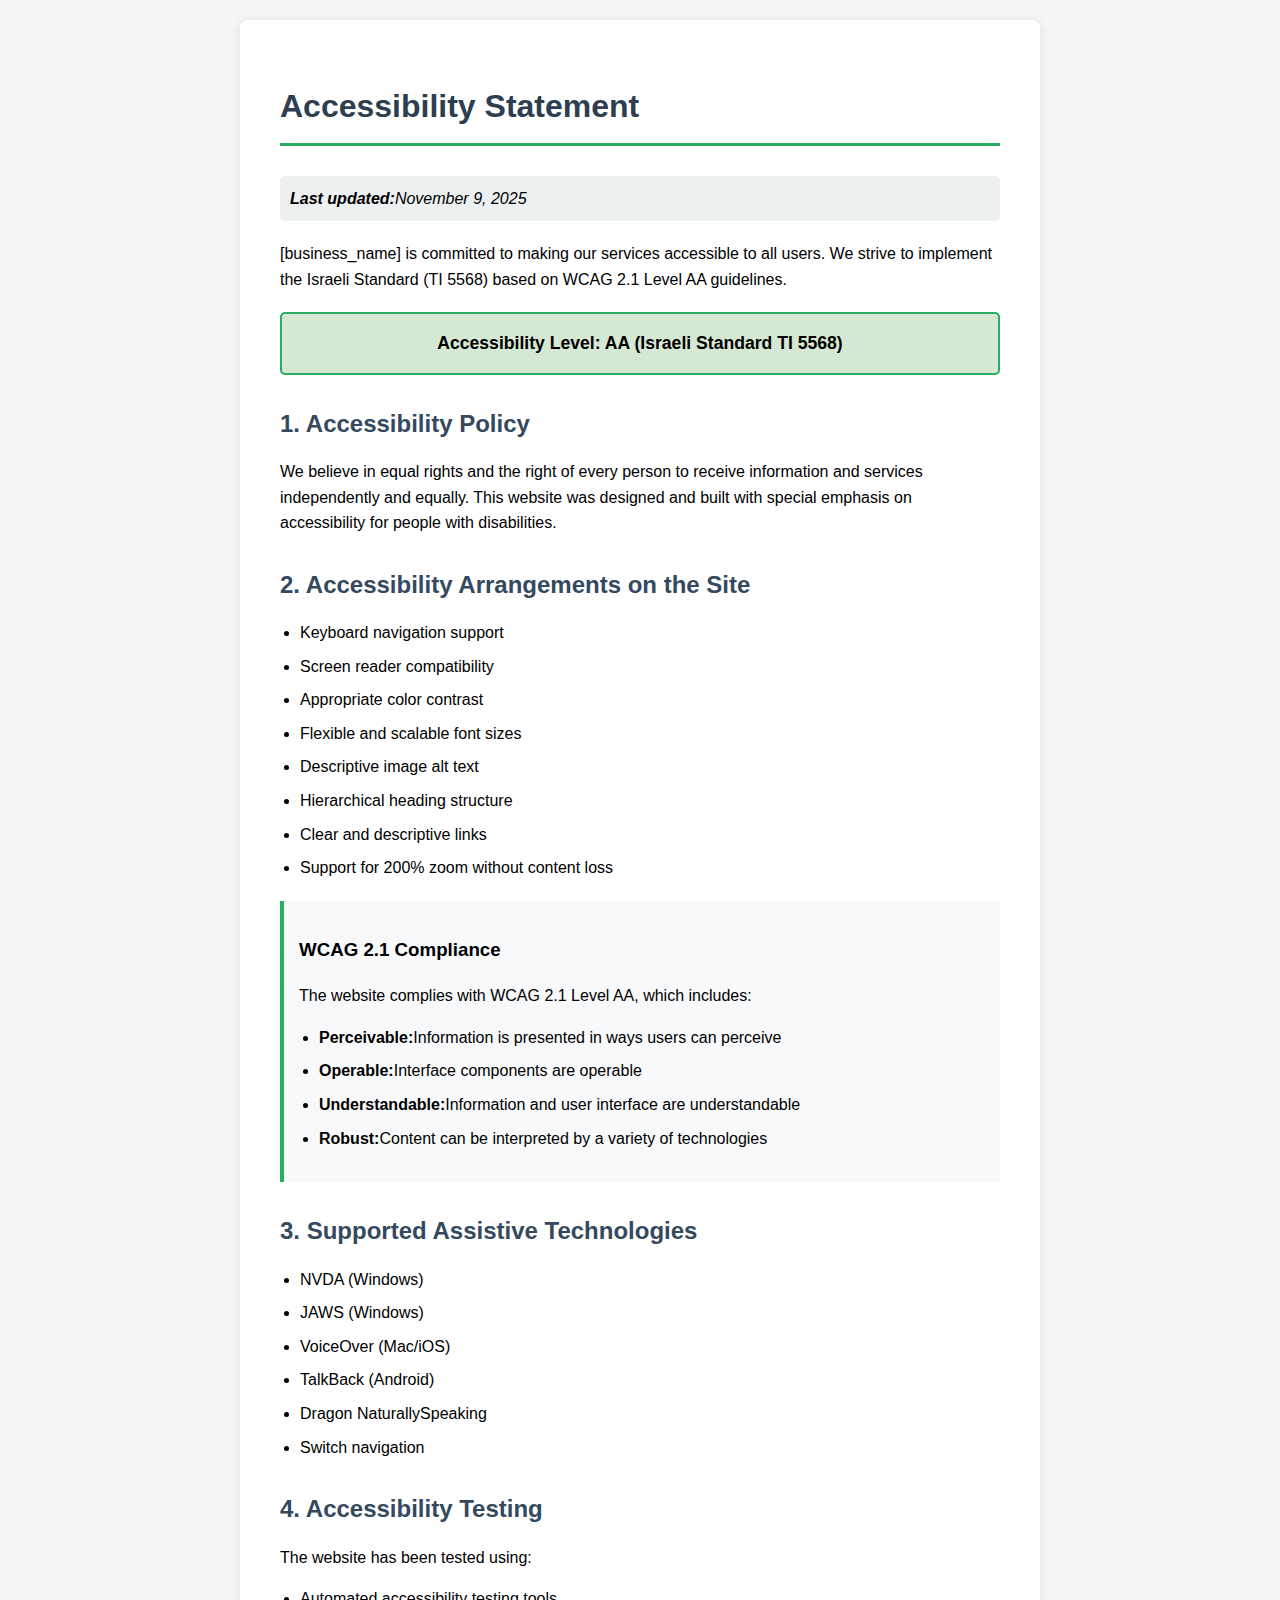
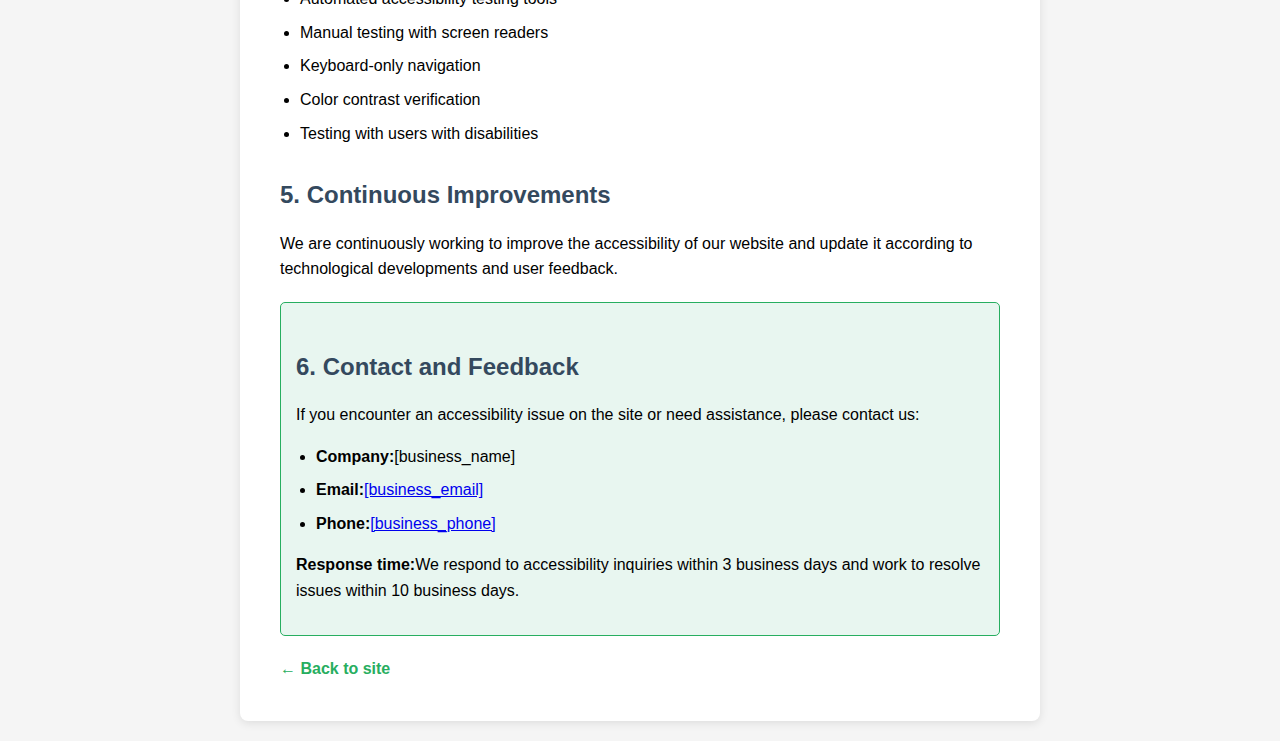
<file: public/accessibility.html>
<!doctype html><html dir="ltr" lang="en"><head><meta charset="UTF-8"><meta content="width=device-width,initial-scale=1" name="viewport"><title>Accessibility Statement - [business_name]</title><style>body{font-family:'Segoe UI',Tahoma,Geneva,Verdana,sans-serif;line-height:1.6;max-width:800px;margin:0 auto;padding:20px;background-color:#f5f5f5}.container{background:#fff;padding:40px;border-radius:8px;box-shadow:0 2px 10px rgba(0,0,0,.1)}h1{color:#2c3e50;border-bottom:3px solid #27ae60;padding-bottom:10px;margin-bottom:30px}h2{color:#34495e;margin-top:30px;margin-bottom:15px}.last-updated{background:#ecf0f1;padding:10px;border-radius:5px;margin-bottom:20px;font-style:italic}.contact-info{background:#e8f6f0;border:1px solid #27ae60;padding:15px;border-radius:5px;margin-top:20px}.compliance-level{background:#d5e8d4;border:2px solid #27ae60;padding:15px;border-radius:5px;margin:20px 0;text-align:center;font-weight:700;font-size:1.1em}ul{padding-left:20px}li{margin-bottom:8px}.back-link{display:inline-block;margin-top:20px;color:#27ae60;text-decoration:none;font-weight:700}.back-link:hover{text-decoration:underline}.wcag-info{background:#f8f9fa;border-left:4px solid #27ae60;padding:15px;margin:20px 0}</style></head><body><div class="container"><h1>Accessibility Statement</h1><div class="last-updated"><strong>Last updated:</strong>November 9, 2025</div><p>[business_name] is committed to making our services accessible to all users. We strive to implement the Israeli Standard (TI 5568) based on WCAG 2.1 Level AA guidelines.</p><div class="compliance-level">Accessibility Level: AA (Israeli Standard TI 5568)</div><h2>1. Accessibility Policy</h2><p>We believe in equal rights and the right of every person to receive information and services independently and equally. This website was designed and built with special emphasis on accessibility for people with disabilities.</p><h2>2. Accessibility Arrangements on the Site</h2><ul><li>Keyboard navigation support</li><li>Screen reader compatibility</li><li>Appropriate color contrast</li><li>Flexible and scalable font sizes</li><li>Descriptive image alt text</li><li>Hierarchical heading structure</li><li>Clear and descriptive links</li><li>Support for 200% zoom without content loss</li></ul><div class="wcag-info"><h3>WCAG 2.1 Compliance</h3><p>The website complies with WCAG 2.1 Level AA, which includes:</p><ul><li><strong>Perceivable:</strong>Information is presented in ways users can perceive</li><li><strong>Operable:</strong>Interface components are operable</li><li><strong>Understandable:</strong>Information and user interface are understandable</li><li><strong>Robust:</strong>Content can be interpreted by a variety of technologies</li></ul></div><h2>3. Supported Assistive Technologies</h2><ul><li>NVDA (Windows)</li><li>JAWS (Windows)</li><li>VoiceOver (Mac/iOS)</li><li>TalkBack (Android)</li><li>Dragon NaturallySpeaking</li><li>Switch navigation</li></ul><h2>4. Accessibility Testing</h2><p>The website has been tested using:</p><ul><li>Automated accessibility testing tools</li><li>Manual testing with screen readers</li><li>Keyboard-only navigation</li><li>Color contrast verification</li><li>Testing with users with disabilities</li></ul><h2>5. Continuous Improvements</h2><p>We are continuously working to improve the accessibility of our website and update it according to technological developments and user feedback.</p><div class="contact-info"><h2>6. Contact and Feedback</h2><p>If you encounter an accessibility issue on the site or need assistance, please contact us:</p><ul><li><strong>Company:</strong>[business_name]</li><li><strong>Email:</strong><a href="mailto:[business_email]">[business_email]</a></li><li><strong>Phone:</strong><a href="tel:[business_phone]">[business_phone]</a></li></ul><p><strong>Response time:</strong>We respond to accessibility inquiries within 3 business days and work to resolve issues within 10 business days.</p></div><a href="/" class="back-link">← Back to site</a></div></body></html>
</file>
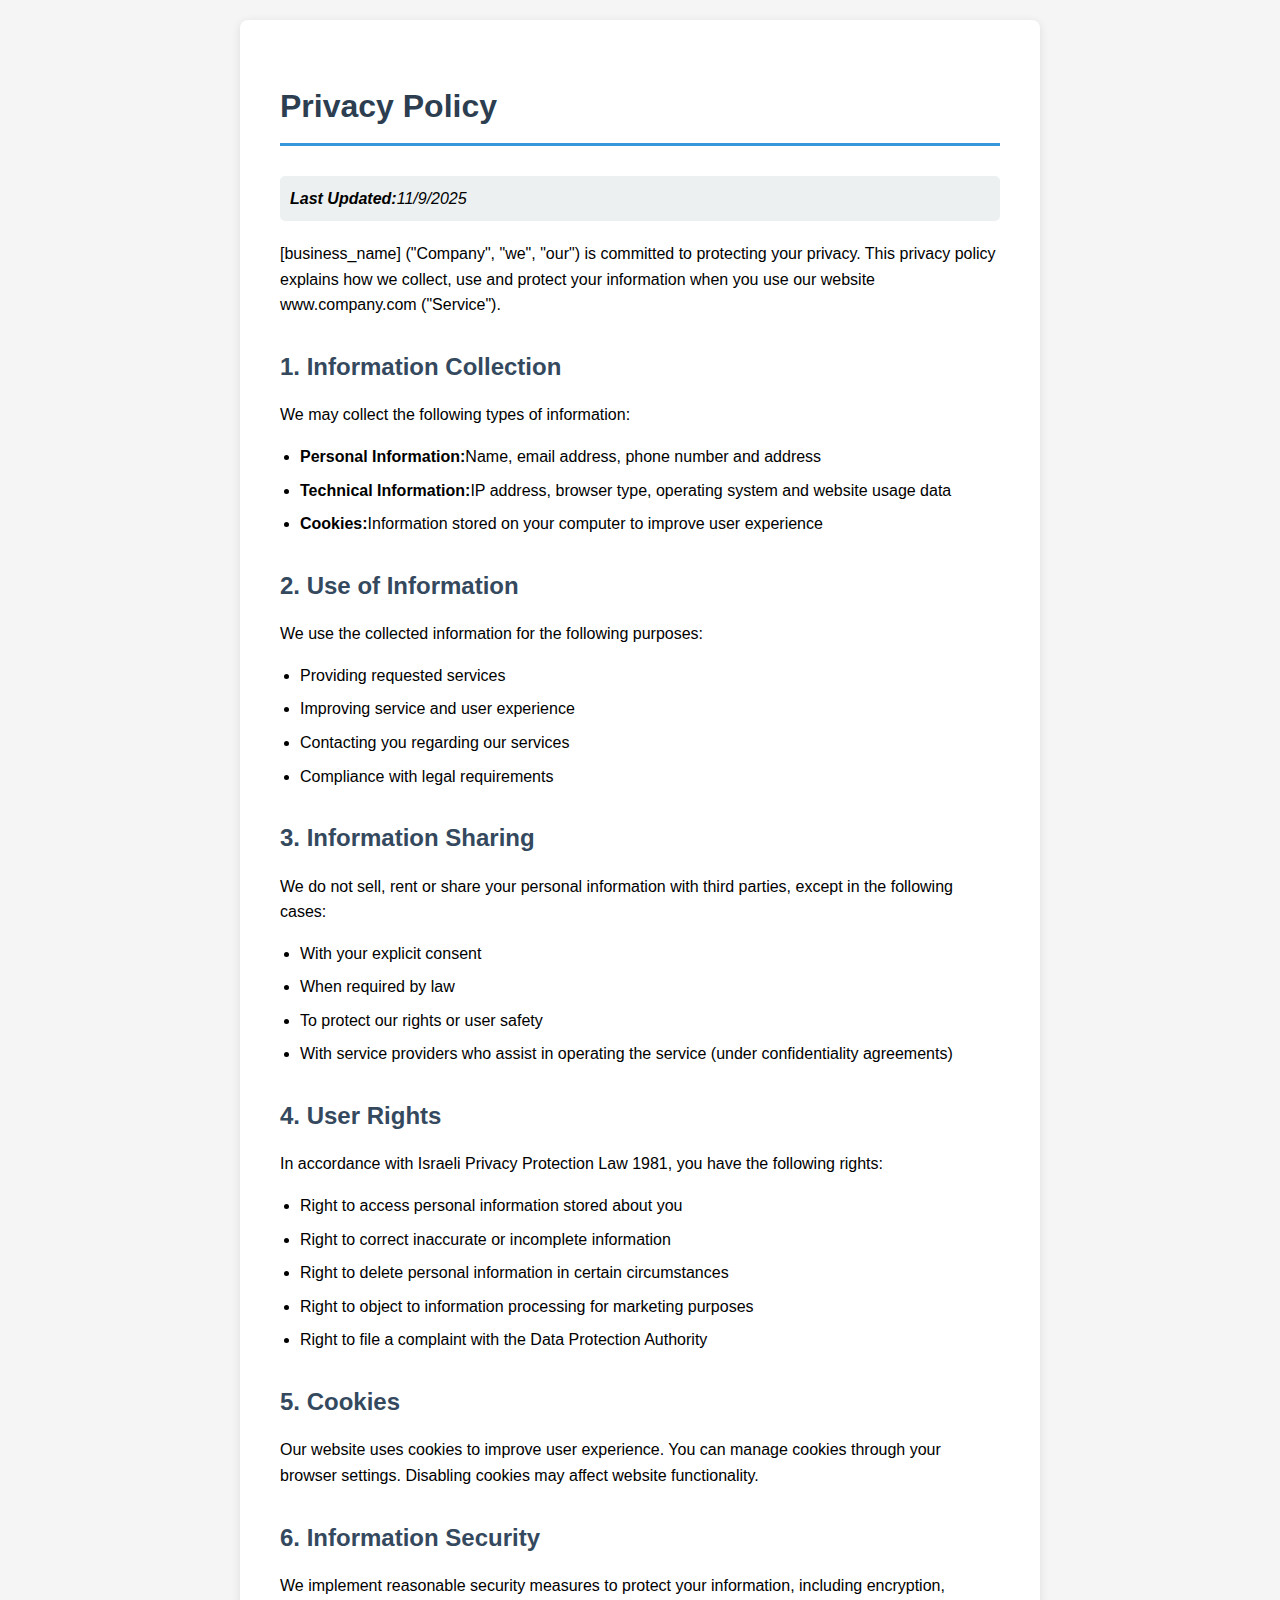
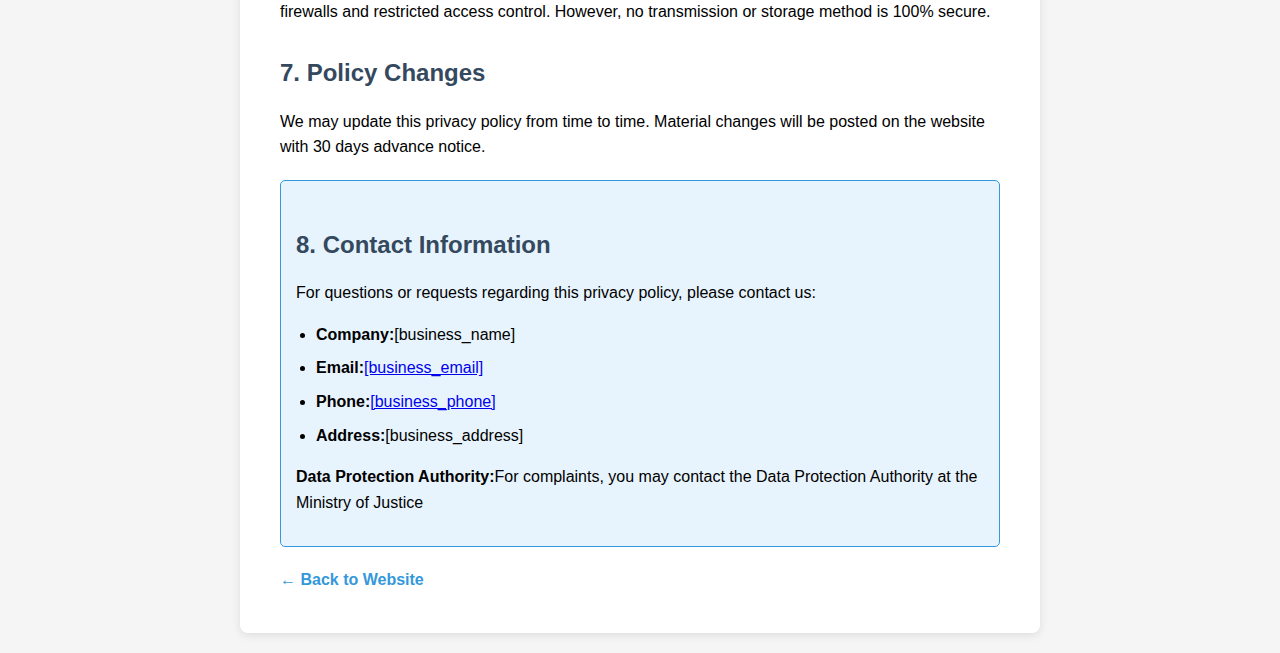
<file: public/privacy.html>
<!doctype html><html lang="en"><head><meta charset="UTF-8"><meta content="width=device-width,initial-scale=1" name="viewport"><title>Privacy Policy - [business_name]</title><style>body{font-family:'Segoe UI',Tahoma,Geneva,Verdana,sans-serif;line-height:1.6;max-width:800px;margin:0 auto;padding:20px;background-color:#f5f5f5}.container{background:#fff;padding:40px;border-radius:8px;box-shadow:0 2px 10px rgba(0,0,0,.1)}h1{color:#2c3e50;border-bottom:3px solid #3498db;padding-bottom:10px;margin-bottom:30px}h2{color:#34495e;margin-top:30px;margin-bottom:15px}.last-updated{background:#ecf0f1;padding:10px;border-radius:5px;margin-bottom:20px;font-style:italic}.contact-info{background:#e8f4fd;border:1px solid #3498db;padding:15px;border-radius:5px;margin-top:20px}ul{padding-left:20px}li{margin-bottom:8px}.back-link{display:inline-block;margin-top:20px;color:#3498db;text-decoration:none;font-weight:700}.back-link:hover{text-decoration:underline}</style></head><body><div class="container"><h1>Privacy Policy</h1><div class="last-updated"><strong>Last Updated:</strong>11/9/2025</div><p>[business_name] ("Company", "we", "our") is committed to protecting your privacy. This privacy policy explains how we collect, use and protect your information when you use our website www.company.com ("Service").</p><h2>1. Information Collection</h2><p>We may collect the following types of information:</p><ul><li><strong>Personal Information:</strong>Name, email address, phone number and address</li><li><strong>Technical Information:</strong>IP address, browser type, operating system and website usage data</li><li><strong>Cookies:</strong>Information stored on your computer to improve user experience</li></ul><h2>2. Use of Information</h2><p>We use the collected information for the following purposes:</p><ul><li>Providing requested services</li><li>Improving service and user experience</li><li>Contacting you regarding our services</li><li>Compliance with legal requirements</li></ul><h2>3. Information Sharing</h2><p>We do not sell, rent or share your personal information with third parties, except in the following cases:</p><ul><li>With your explicit consent</li><li>When required by law</li><li>To protect our rights or user safety</li><li>With service providers who assist in operating the service (under confidentiality agreements)</li></ul><h2>4. User Rights</h2><p>In accordance with Israeli Privacy Protection Law 1981, you have the following rights:</p><ul><li>Right to access personal information stored about you</li><li>Right to correct inaccurate or incomplete information</li><li>Right to delete personal information in certain circumstances</li><li>Right to object to information processing for marketing purposes</li><li>Right to file a complaint with the Data Protection Authority</li></ul><h2>5. Cookies</h2><p>Our website uses cookies to improve user experience. You can manage cookies through your browser settings. Disabling cookies may affect website functionality.</p><h2>6. Information Security</h2><p>We implement reasonable security measures to protect your information, including encryption, firewalls and restricted access control. However, no transmission or storage method is 100% secure.</p><h2>7. Policy Changes</h2><p>We may update this privacy policy from time to time. Material changes will be posted on the website with 30 days advance notice.</p><div class="contact-info"><h2>8. Contact Information</h2><p>For questions or requests regarding this privacy policy, please contact us:</p><ul><li><strong>Company:</strong>[business_name]</li><li><strong>Email:</strong><a href="mailto:[business_email]">[business_email]</a></li><li><strong>Phone:</strong><a href="tel:[business_phone]">[business_phone]</a></li><li><strong>Address:</strong>[business_address]</li></ul><p><strong>Data Protection Authority:</strong>For complaints, you may contact the Data Protection Authority at the Ministry of Justice</p></div><a href="/" class="back-link">← Back to Website</a></div></body></html>
</file>
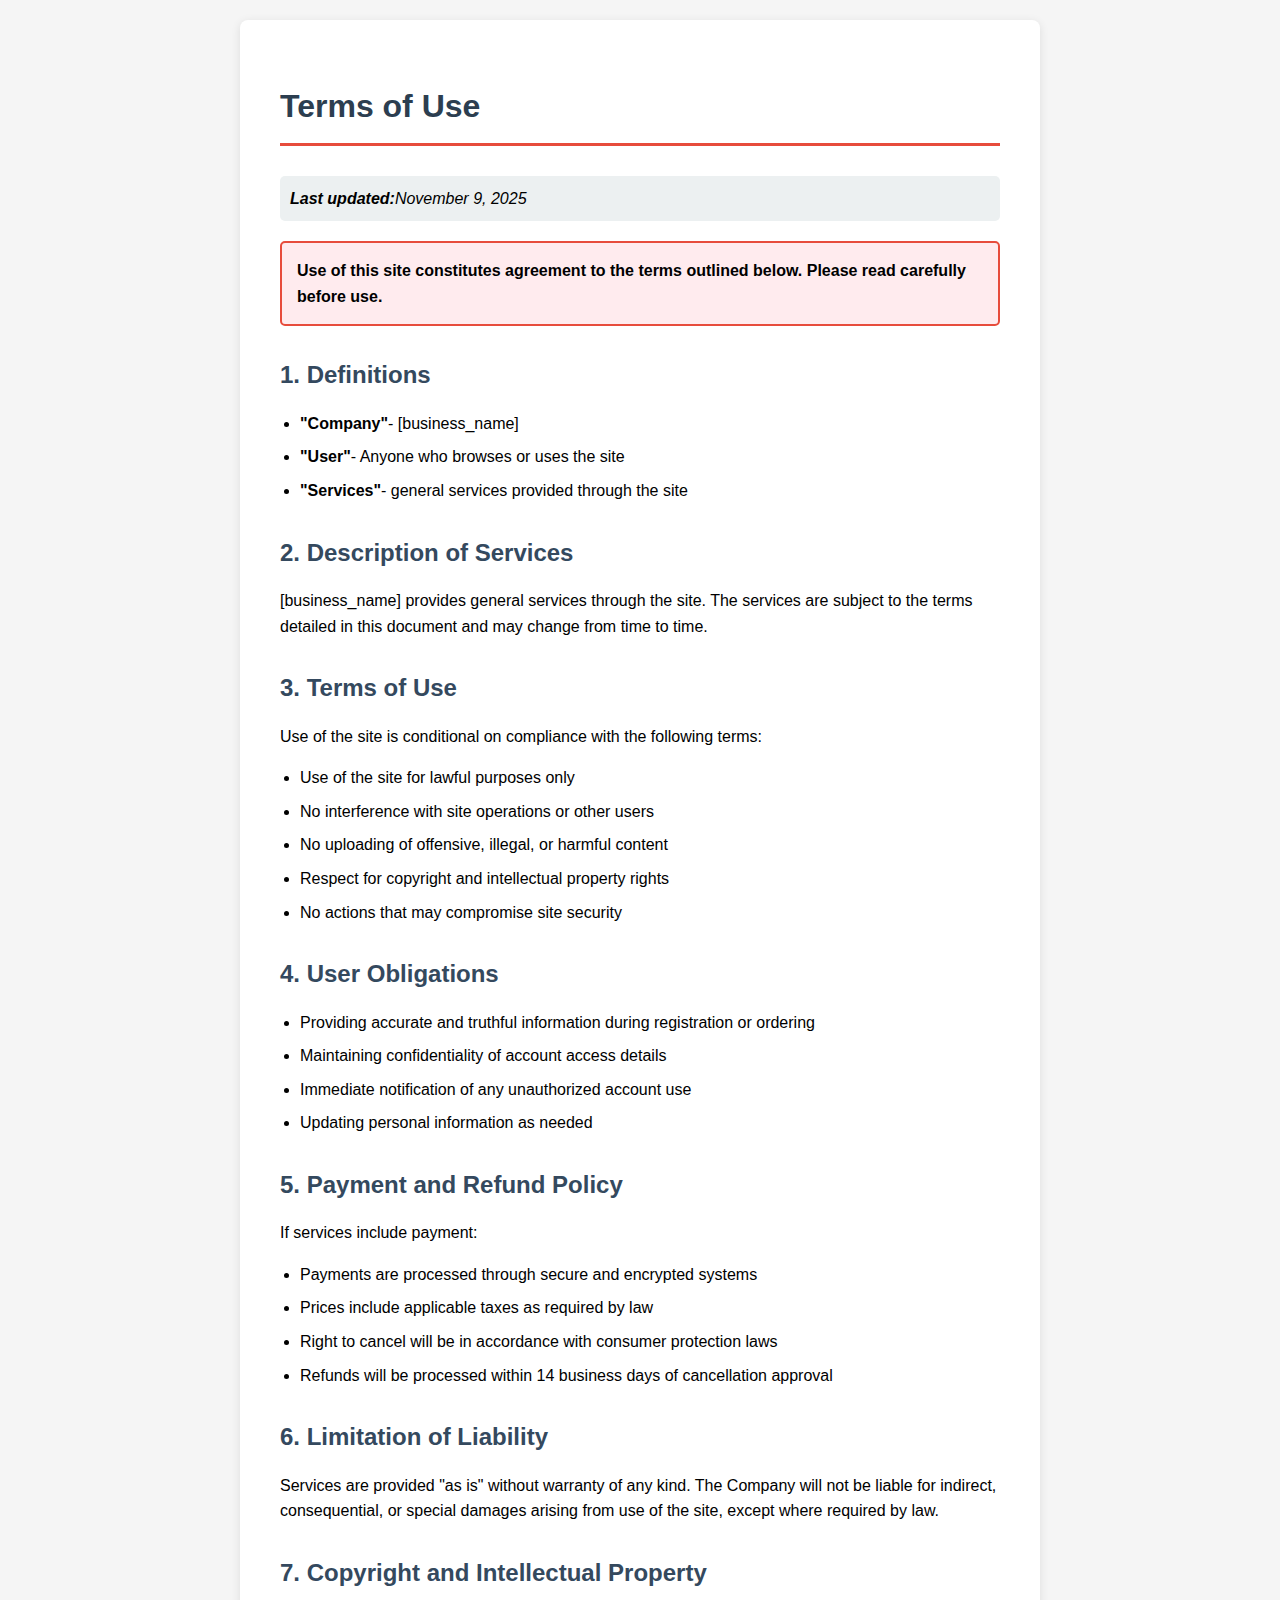
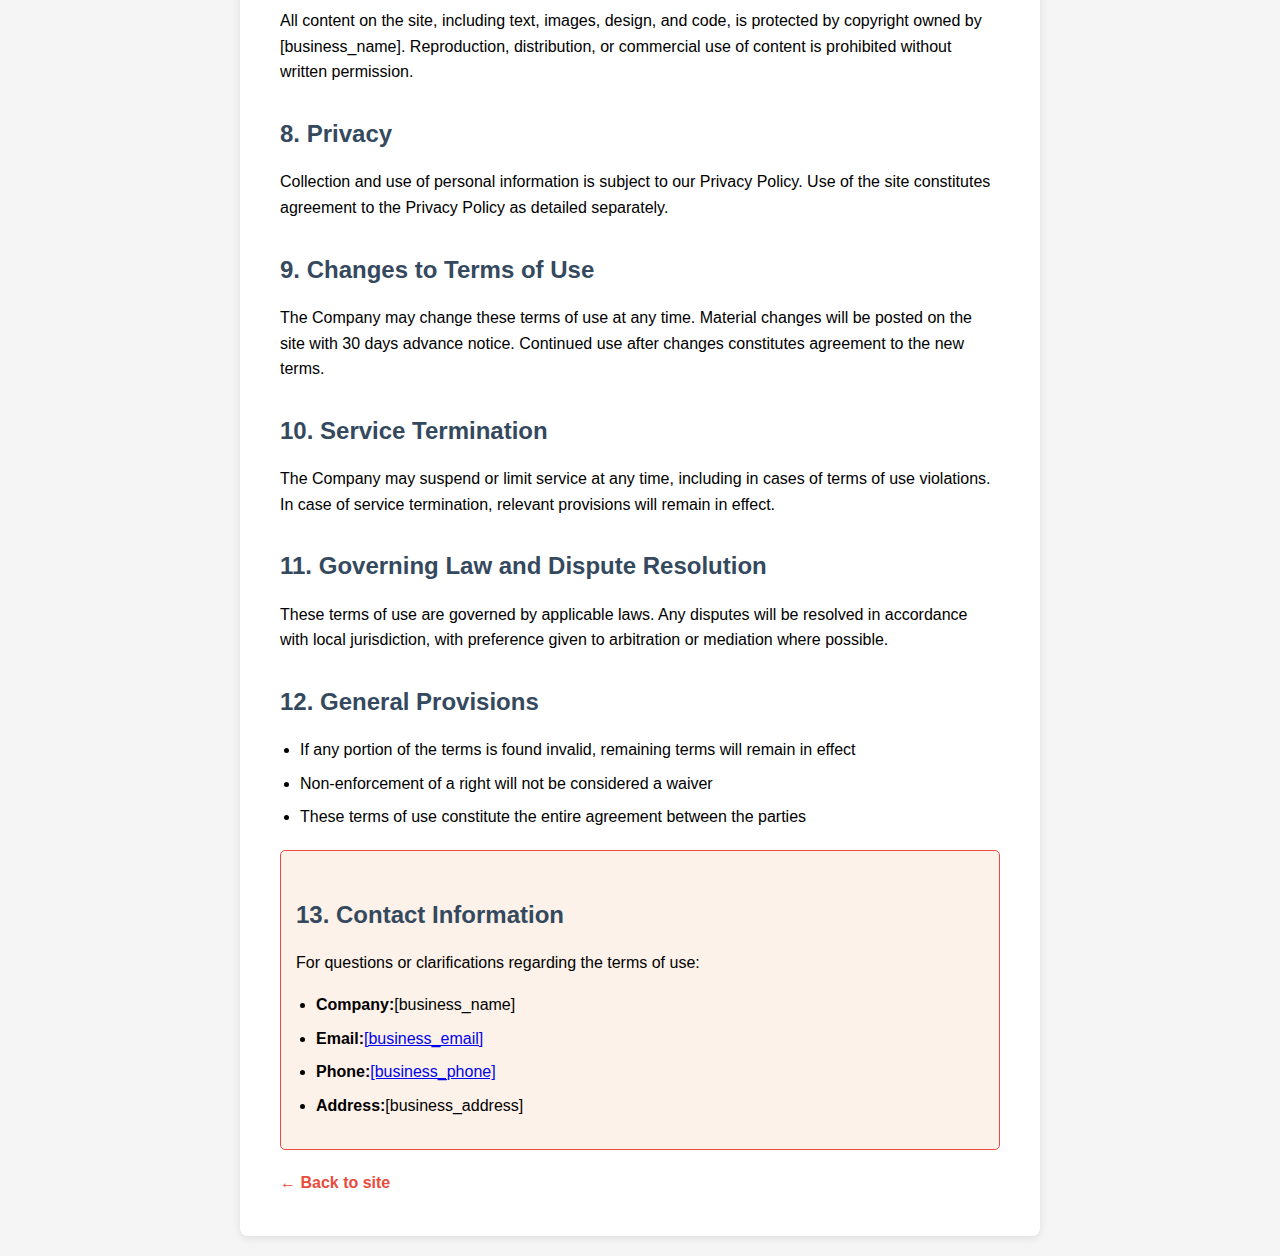
<file: public/terms.html>
<!doctype html><html dir="ltr" lang="en"><head><meta charset="UTF-8"><meta content="width=device-width,initial-scale=1" name="viewport"><title>Terms of Use - [business_name]</title><style>body{font-family:'Segoe UI',Tahoma,Geneva,Verdana,sans-serif;line-height:1.6;max-width:800px;margin:0 auto;padding:20px;background-color:#f5f5f5}.container{background:#fff;padding:40px;border-radius:8px;box-shadow:0 2px 10px rgba(0,0,0,.1)}h1{color:#2c3e50;border-bottom:3px solid #e74c3c;padding-bottom:10px;margin-bottom:30px}h2{color:#34495e;margin-top:30px;margin-bottom:15px}.last-updated{background:#ecf0f1;padding:10px;border-radius:5px;margin-bottom:20px;font-style:italic}.contact-info{background:#fdf2e9;border:1px solid #e74c3c;padding:15px;border-radius:5px;margin-top:20px}.important-notice{background:#ffebee;border:2px solid #e74c3c;padding:15px;border-radius:5px;margin:20px 0;font-weight:700}ul{padding-left:20px}li{margin-bottom:8px}.back-link{display:inline-block;margin-top:20px;color:#e74c3c;text-decoration:none;font-weight:700}.back-link:hover{text-decoration:underline}</style></head><body><div class="container"><h1>Terms of Use</h1><div class="last-updated"><strong>Last updated:</strong>November 9, 2025</div><div class="important-notice">Use of this site constitutes agreement to the terms outlined below. Please read carefully before use.</div><h2>1. Definitions</h2><ul><li><strong>"Company"</strong>- [business_name]</li><li><strong>"User"</strong>- Anyone who browses or uses the site</li><li><strong>"Services"</strong>- general services provided through the site</li></ul><h2>2. Description of Services</h2><p>[business_name] provides general services through the site. The services are subject to the terms detailed in this document and may change from time to time.</p><h2>3. Terms of Use</h2><p>Use of the site is conditional on compliance with the following terms:</p><ul><li>Use of the site for lawful purposes only</li><li>No interference with site operations or other users</li><li>No uploading of offensive, illegal, or harmful content</li><li>Respect for copyright and intellectual property rights</li><li>No actions that may compromise site security</li></ul><h2>4. User Obligations</h2><ul><li>Providing accurate and truthful information during registration or ordering</li><li>Maintaining confidentiality of account access details</li><li>Immediate notification of any unauthorized account use</li><li>Updating personal information as needed</li></ul><h2>5. Payment and Refund Policy</h2><p>If services include payment:</p><ul><li>Payments are processed through secure and encrypted systems</li><li>Prices include applicable taxes as required by law</li><li>Right to cancel will be in accordance with consumer protection laws</li><li>Refunds will be processed within 14 business days of cancellation approval</li></ul><h2>6. Limitation of Liability</h2><p>Services are provided "as is" without warranty of any kind. The Company will not be liable for indirect, consequential, or special damages arising from use of the site, except where required by law.</p><h2>7. Copyright and Intellectual Property</h2><p>All content on the site, including text, images, design, and code, is protected by copyright owned by [business_name]. Reproduction, distribution, or commercial use of content is prohibited without written permission.</p><h2>8. Privacy</h2><p>Collection and use of personal information is subject to our Privacy Policy. Use of the site constitutes agreement to the Privacy Policy as detailed separately.</p><h2>9. Changes to Terms of Use</h2><p>The Company may change these terms of use at any time. Material changes will be posted on the site with 30 days advance notice. Continued use after changes constitutes agreement to the new terms.</p><h2>10. Service Termination</h2><p>The Company may suspend or limit service at any time, including in cases of terms of use violations. In case of service termination, relevant provisions will remain in effect.</p><h2>11. Governing Law and Dispute Resolution</h2><p>These terms of use are governed by applicable laws. Any disputes will be resolved in accordance with local jurisdiction, with preference given to arbitration or mediation where possible.</p><h2>12. General Provisions</h2><ul><li>If any portion of the terms is found invalid, remaining terms will remain in effect</li><li>Non-enforcement of a right will not be considered a waiver</li><li>These terms of use constitute the entire agreement between the parties</li></ul><div class="contact-info"><h2>13. Contact Information</h2><p>For questions or clarifications regarding the terms of use:</p><ul><li><strong>Company:</strong>[business_name]</li><li><strong>Email:</strong><a href="mailto:[business_email]">[business_email]</a></li><li><strong>Phone:</strong><a href="tel:[business_phone]">[business_phone]</a></li><li><strong>Address:</strong>[business_address]</li></ul></div><a href="/" class="back-link">← Back to site</a></div></body></html>
</file>
